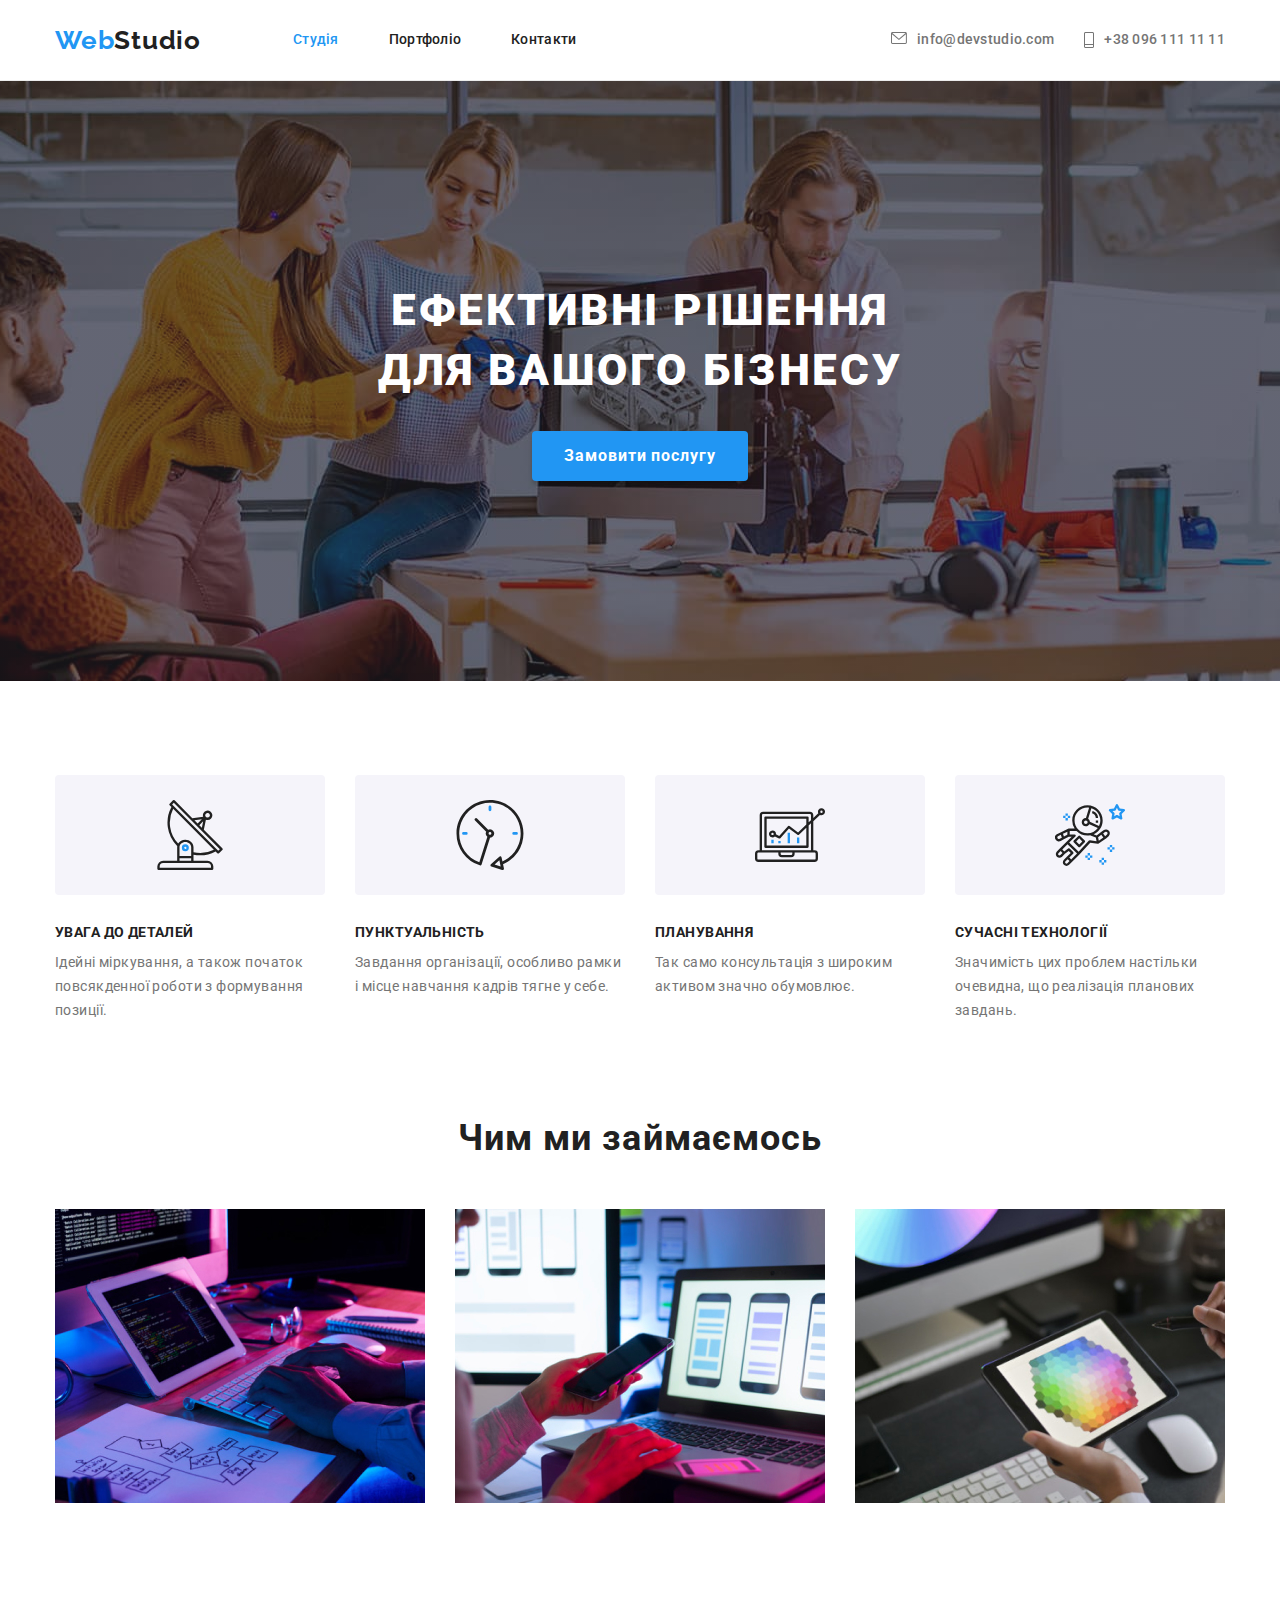
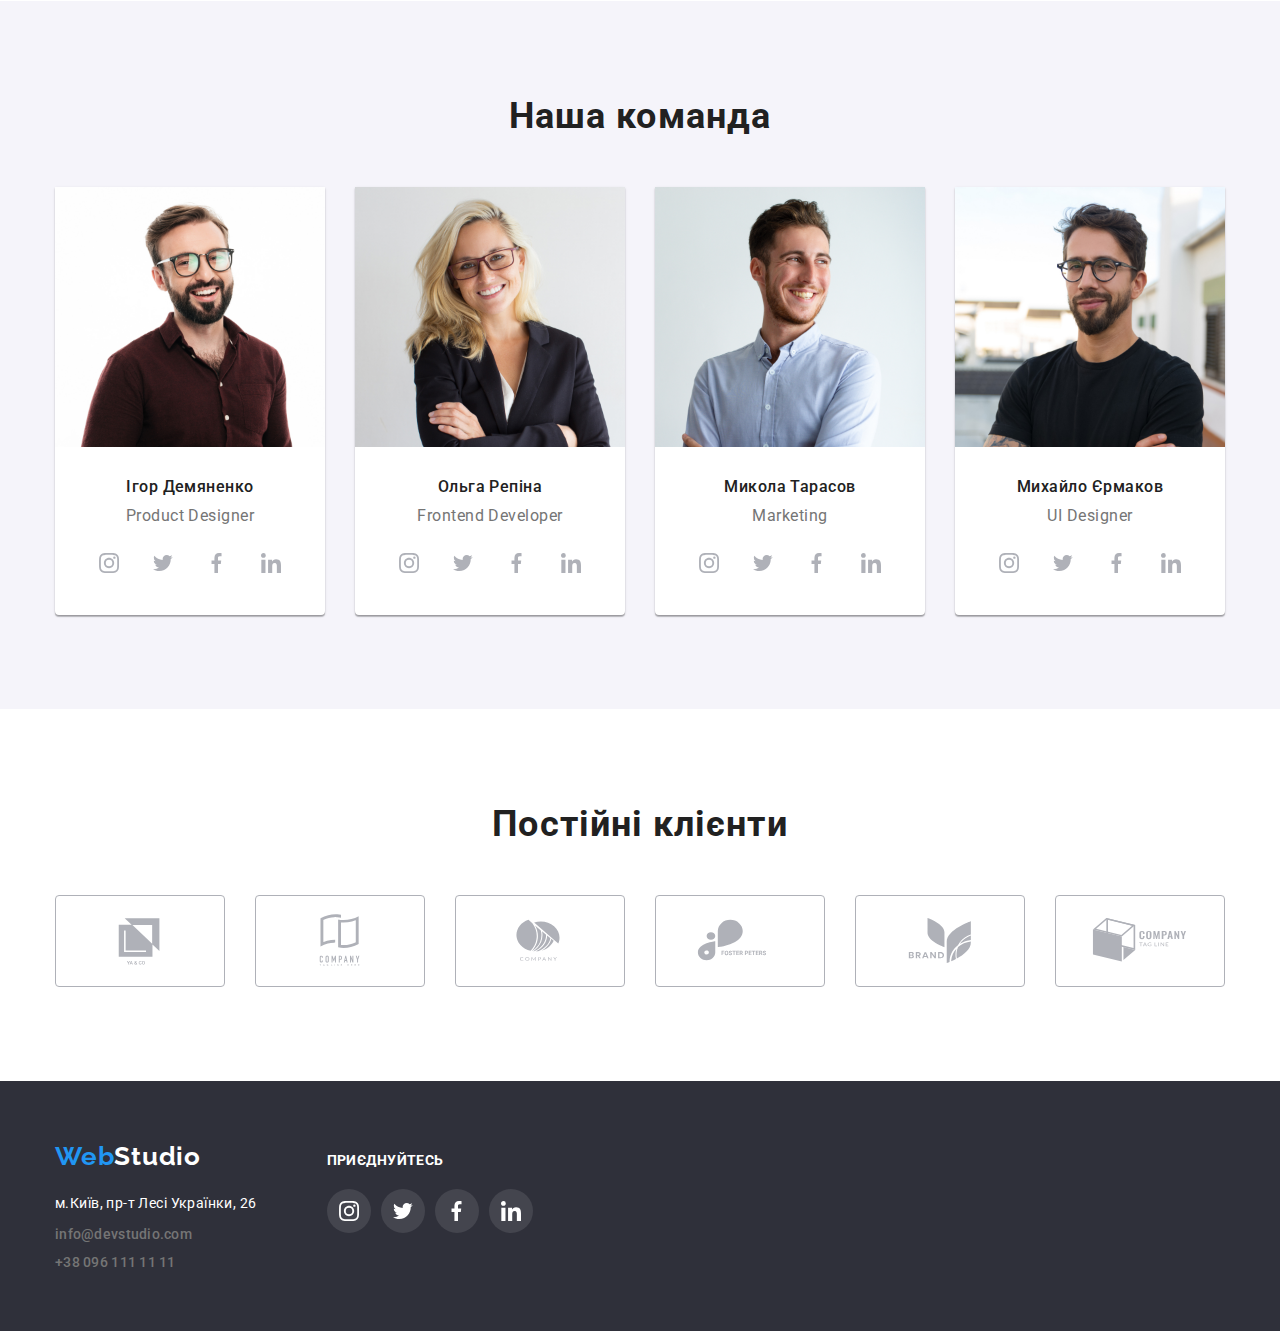
<file: index.html>
<!DOCTYPE html>
<html lang="uk">
  <head>
    <meta charset="UTF-8" />
    <meta http-equiv="X-UA-Compatible" content="IE=edge" />
    <meta name="viewport" content="width=device-width, initial-scale=1.0" />
    <title>Студія</title>

    <link rel="preconnect" href="https://fonts.googleapis.com" />
    <link rel="preconnect" href="https://fonts.gstatic.com" crossorigin />
    <link
      href="https://fonts.googleapis.com/css2?family=Raleway:wght@700&family=Roboto:wght@400;500;700;900&display=swap"
      rel="stylesheet"
    />
    <link
      rel="stylesheet"
      href="https://cdnjs.cloudflare.com/ajax/libs/modern-normalize/1.1.0/modern-normalize.min.css"
    />
    <link rel="stylesheet" href="./css/styles.css" />
  </head>

  <body>
    <header class="header">
      <!--Навігація сайту-->
      <div class="container header-container">
        <nav class="main-nav">
          <a href="./index.html" class="logo"> Web<span class="logo-header">Studio</span> </a>
          <ul class="site-nav">
            <li class="item"><a class="link current" href="./index.html">Студія</a></li>
            <li class="item"><a class="link" href="./portfolio.html">Портфоліо</a></li>
            <li class="item"><a class="link" href="">Контакти</a></li>
          </ul>
        </nav>

        <ul class="auth-nav">
          <li class="item">
            <a class="contact" href="mailto:info@devstudio.com">
              <svg class="icon-header" width="16px" height="12px">
                <use href="./images/icons.svg#icon-mail"></use>
              </svg>
              info@devstudio.com
            </a>
          </li>
          <li class="item">
            <a class="contact" href="tel:+380961111111">
              <svg class="icon-header" width="10px" height="16px">
                <use href="./images/icons.svg#icon-phone"></use>
              </svg>
              +38 096 111 11 11
            </a>
          </li>
        </ul>
      </div>
    </header>

    <main>
      <!-- Герой -->
      <section class="section hero">
        <div class="container">
          <h1 class="hero-title">
            Ефективні рішення <br />
            для вашого бізнесу
          </h1>
          <button class="hero-btn" type="button">Замовити послугу</button>
        </div>
      </section>

      <!-- Переваги-->
      <section class="section benefits">
        <div class="container">
          <ul class="benefits-list">
            <li class="benefits-item">
              <div class="container-benefits">
                <svg class="benefits-icon" width="70" height="70">
                  <use href="./images/icons.svg#icon-antenna"></use>
                </svg>
              </div>
              <h3 class="benefits-subtitle">Увага до деталей</h3>
              <p class="benefits-text">
                Ідейні міркування, а також початок повсякденної роботи з формування позиції.
              </p>
            </li>
            <li class="benefits-item">
              <div class="container-benefits">
                <svg class="benefits-icon" width="70" height="70">
                  <use href="./images/icons.svg#icon-clock"></use>
                </svg>
              </div>
              <h3 class="benefits-subtitle">Пунктуальність</h3>
              <p class="benefits-text">
                Завдання організації, особливо рамки і місце навчання кадрів тягне у себе.
              </p>
            </li>
            <li class="benefits-item">
              <div class="container-benefits">
                <svg class="benefits-icon" width="70" height="70">
                  <use href="./images/icons.svg#icon-planning"></use>
                </svg>
              </div>
              <h3 class="benefits-subtitle">Планування</h3>
              <p class="benefits-text">Так само консультація з широким активом значно обумовлює.</p>
            </li>
            <li class="benefits-item">
              <div class="container-benefits">
                <svg class="benefits-icon" width="70" height="70">
                  <use href="./images/icons.svg#icon-astronavt"></use>
                </svg>
              </div>
              <h3 class="benefits-subtitle">Сучасні технології</h3>
              <p class="benefits-text">
                Значимість цих проблем настільки очевидна, що реалізація планових завдань.
              </p>
            </li>
          </ul>
        </div>
      </section>

      <!--Чим ми займаємось-->
      <section class="section work">
        <div class="container">
          <h2 class="work-title">Чим ми займаємось</h2>
          <ul class="work-list">
            <li class="work-item">
              <img class="work-img" src="./images/photo-1.jpg" alt="Створення сайту" width="370" />
            </li>
            <li class="work-item">
              <img class="work-img" src="./images/photo-2.jpg" alt="Розробка дизайну" width="370" />
            </li>
            <li class="work-item">
              <img
                class="work-img"
                src="./images/photo-3.jpg"
                alt="Графічне оформлення"
                width="370"
              />
            </li>
          </ul>
        </div>
      </section>

      <!--Команда-->
      <section class="section team">
        <div class="container">
          <h2 class="team-title">Наша команда</h2>
          <ul class="team-list">
            <li class="team-item">
              <img
                class="team-foto"
                src="./images/face-igor.jpg"
                alt="Фото Ігора Демяненка"
                width="270"
              />
              <div class="team-wrap">
                <h3 class="team-name">Ігор Демяненко</h3>
                <p class="team-position">Product Designer</p>
                <ul class="team-socials-list">
                  <li class="team-socials-item">
                    <a class="team-socials-link" href="">
                      <svg class="socials-icon" width="20px" height="20px">
                        <use href="./images/icons.svg#icon-instagram"></use>
                      </svg>
                    </a>
                  </li>
                  <li class="team-socials-item">
                    <a class="team-socials-link" href="">
                      <svg class="socials-icon" width="20px" height="20px">
                        <use href="./images/icons.svg#icon-twitter"></use>
                      </svg>
                    </a>
                  </li>
                  <li class="team-socials-item">
                    <a class="team-socials-link" href="">
                      <svg class="socials-icon" width="20px" height="20px">
                        <use href="./images/icons.svg#icon-facebook"></use>
                      </svg>
                    </a>
                  </li>
                  <li class="team-socials-item">
                    <a class="team-socials-link" href="">
                      <svg class="socials-icon" width="20px" height="20px">
                        <use href="./images/icons.svg#icon-linkedin"></use>
                      </svg>
                    </a>
                  </li>
                </ul>
              </div>
            </li>

            <li class="team-item">
              <img
                class="team-foto"
                src="./images/face-olga.jpg"
                alt="Фото Ольги Репіної"
                width="270"
              />
              <div class="team-wrap">
                <h3 class="team-name">Ольга Репіна</h3>
                <p class="team-position">Frontend Developer</p>
                <ul class="team-socials-list">
                  <li class="team-socials-item">
                    <a class="team-socials-link" href="">
                      <svg class="socials-icon" width="20px" height="20px">
                        <use href="./images/icons.svg#icon-instagram"></use>
                      </svg>
                    </a>
                  </li>
                  <li class="team-socials-item">
                    <a class="team-socials-link" href="">
                      <svg class="socials-icon" width="20px" height="20px">
                        <use href="./images/icons.svg#icon-twitter"></use>
                      </svg>
                    </a>
                  </li>
                  <li class="team-socials-item">
                    <a class="team-socials-link" href="">
                      <svg class="socials-icon" width="20px" height="20px">
                        <use href="./images/icons.svg#icon-facebook"></use>
                      </svg>
                    </a>
                  </li>
                  <li class="team-socials-item">
                    <a class="team-socials-link" href="">
                      <svg class="socials-icon" width="20px" height="20px">
                        <use href="./images/icons.svg#icon-linkedin"></use>
                      </svg>
                    </a>
                  </li>
                </ul>
              </div>
            </li>
            <li class="team-item">
              <img
                class="team-foto"
                src="./images/face-mykola.jpg"
                alt="Фото Миколи Тарасова"
                width="270"
              />
              <div class="team-wrap">
                <h3 class="team-name">Микола Тарасов</h3>
                <p class="team-position">Marketing</p>
                <ul class="team-socials-list">
                  <li class="team-socials-item">
                    <a class="team-socials-link" href="">
                      <svg class="socials-icon" width="20px" height="20px">
                        <use href="./images/icons.svg#icon-instagram"></use>
                      </svg>
                    </a>
                  </li>
                  <li class="team-socials-item">
                    <a class="team-socials-link" href="">
                      <svg class="socials-icon" width="20px" height="20px">
                        <use href="./images/icons.svg#icon-twitter"></use>
                      </svg>
                    </a>
                  </li>
                  <li class="team-socials-item">
                    <a class="team-socials-link" href="">
                      <svg class="socials-icon" width="20px" height="20px">
                        <use href="./images/icons.svg#icon-facebook"></use>
                      </svg>
                    </a>
                  </li>
                  <li class="team-socials-item">
                    <a class="team-socials-link" href="">
                      <svg class="socials-icon" width="20px" height="20px">
                        <use href="./images/icons.svg#icon-linkedin"></use>
                      </svg>
                    </a>
                  </li>
                </ul>
              </div>
            </li>
            <li class="team-item">
              <img
                class="team-foto"
                src="./images/face-mike.jpg"
                alt="Фото Михайла Єрмакова"
                width="270"
              />
              <div class="team-wrap">
                <h3 class="team-name">Михайло Єрмаков</h3>
                <p class="team-position">UI Designer</p>
                <ul class="team-socials-list">
                  <li class="team-socials-item">
                    <a class="team-socials-link" href="">
                      <svg class="socials-icon" width="20px" height="20px">
                        <use href="./images/icons.svg#icon-instagram"></use>
                      </svg>
                    </a>
                  </li>
                  <li class="team-socials-item">
                    <a class="team-socials-link" href="">
                      <svg class="socials-icon" width="20px" height="20px">
                        <use href="./images/icons.svg#icon-twitter"></use>
                      </svg>
                    </a>
                  </li>
                  <li class="team-socials-item">
                    <a class="team-socials-link" href="">
                      <svg class="socials-icon" width="20px" height="20px">
                        <use href="./images/icons.svg#icon-facebook"></use>
                      </svg>
                    </a>
                  </li>
                  <li class="team-socials-item">
                    <a class="team-socials-link" href="">
                      <svg class="socials-icon" width="20px" height="20px">
                        <use href="./images/icons.svg#icon-linkedin"></use>
                      </svg>
                    </a>
                  </li>
                </ul>
              </div>
            </li>
          </ul>
        </div>
      </section>

      <!-- Постійні клієнти -->
      <section class="section clients">
        <div class="container">
          <h2 class="clients-title">Постійні клієнти</h2>
          <ul class="clients-list">
            <li class="clients-item">
              <a class="clients-link" href="#">
                <svg class="clients-icon" width="106" height="60">
                  <use href="./images/icons.svg#icon-client1"></use>
                </svg>
              </a>
            </li>
            <li class="clients-item">
              <a class="clients-link" href="#">
                <svg class="clients-icon" width="106" height="60">
                  <use href="./images/icons.svg#icon-client2"></use>
                </svg>
              </a>
            </li>
            <li class="clients-item">
              <a class="clients-link" href="#">
                <svg class="clients-icon" width="106" height="60">
                  <use href="./images/icons.svg#icon-client3"></use>
                </svg>
              </a>
            </li>
            <li class="clients-item">
              <a class="clients-link" href="#">
                <svg class="clients-icon" width="106" height="60">
                  <use href="./images/icons.svg#icon-client4"></use>
                </svg>
              </a>
            </li>
            <li class="clients-item">
              <a class="clients-link" href="#">
                <svg class="clients-icon" width="106" height="60">
                  <use href="./images/icons.svg#icon-client5"></use>
                </svg>
              </a>
            </li>
            <li class="clients-item">
              <a class="clients-link" href="#">
                <svg class="clients-icon" width="106" height="60">
                  <use href="./images/icons.svg#icon-client6"></use>
                </svg>
              </a>
            </li>
          </ul>
        </div>
      </section>
    </main>

    <footer class="footer">
      <div class="container footer-container">
        <div class="footer-info">
          <a class="logo" href="./index.html"> Web<span class="accent-footer">Studio</span> </a>
          <address class="address">м.Київ, пр-т Лесі Українки, 26</address>
          <ul class="footer-link">
            <li class="footer-item">
              <a class="contact" href="mailto:info@devstudio.com">info@devstudio.com</a>
            </li>
            <li class="footer-item">
              <a class="contact" href="tel:+380961111111">+38 096 111 11 11</a>
            </li>
          </ul>
        </div>
        <div class="join-container">
          <span class="footer-join">Приєднуйтесь</span>
          <ul class="footer-socials-list">
            <li class="footer-socials-item">
              <a class="footer-socials-link" href="">
                <svg class="footer-socials-icon" width="20px" height="20px">
                  <use href="./images/icons.svg#icon-instagram"></use>
                </svg>
              </a>
            </li>
            <li class="footer-socials-item">
              <a class="footer-socials-link" href="">
                <svg class="footer-socials-icon" width="20px" height="20px">
                  <use href="./images/icons.svg#icon-twitter"></use>
                </svg>
              </a>
            </li>
            <li class="footer-socials-item">
              <a class="footer-socials-link" href="">
                <svg class="footer-socials-icon" width="20px" height="20px">
                  <use href="./images/icons.svg#icon-facebook"></use>
                </svg>
              </a>
            </li>
            <li class="footer-socials-item">
              <a class="footer-socials-link" href="">
                <svg class="footer-socials-icon" width="20px" height="20px">
                  <use href="./images/icons.svg#icon-linkedin"></use>
                </svg>
              </a>
            </li>
          </ul>
        </div>
      </div>
    </footer>
  </body>
</html>
</file>
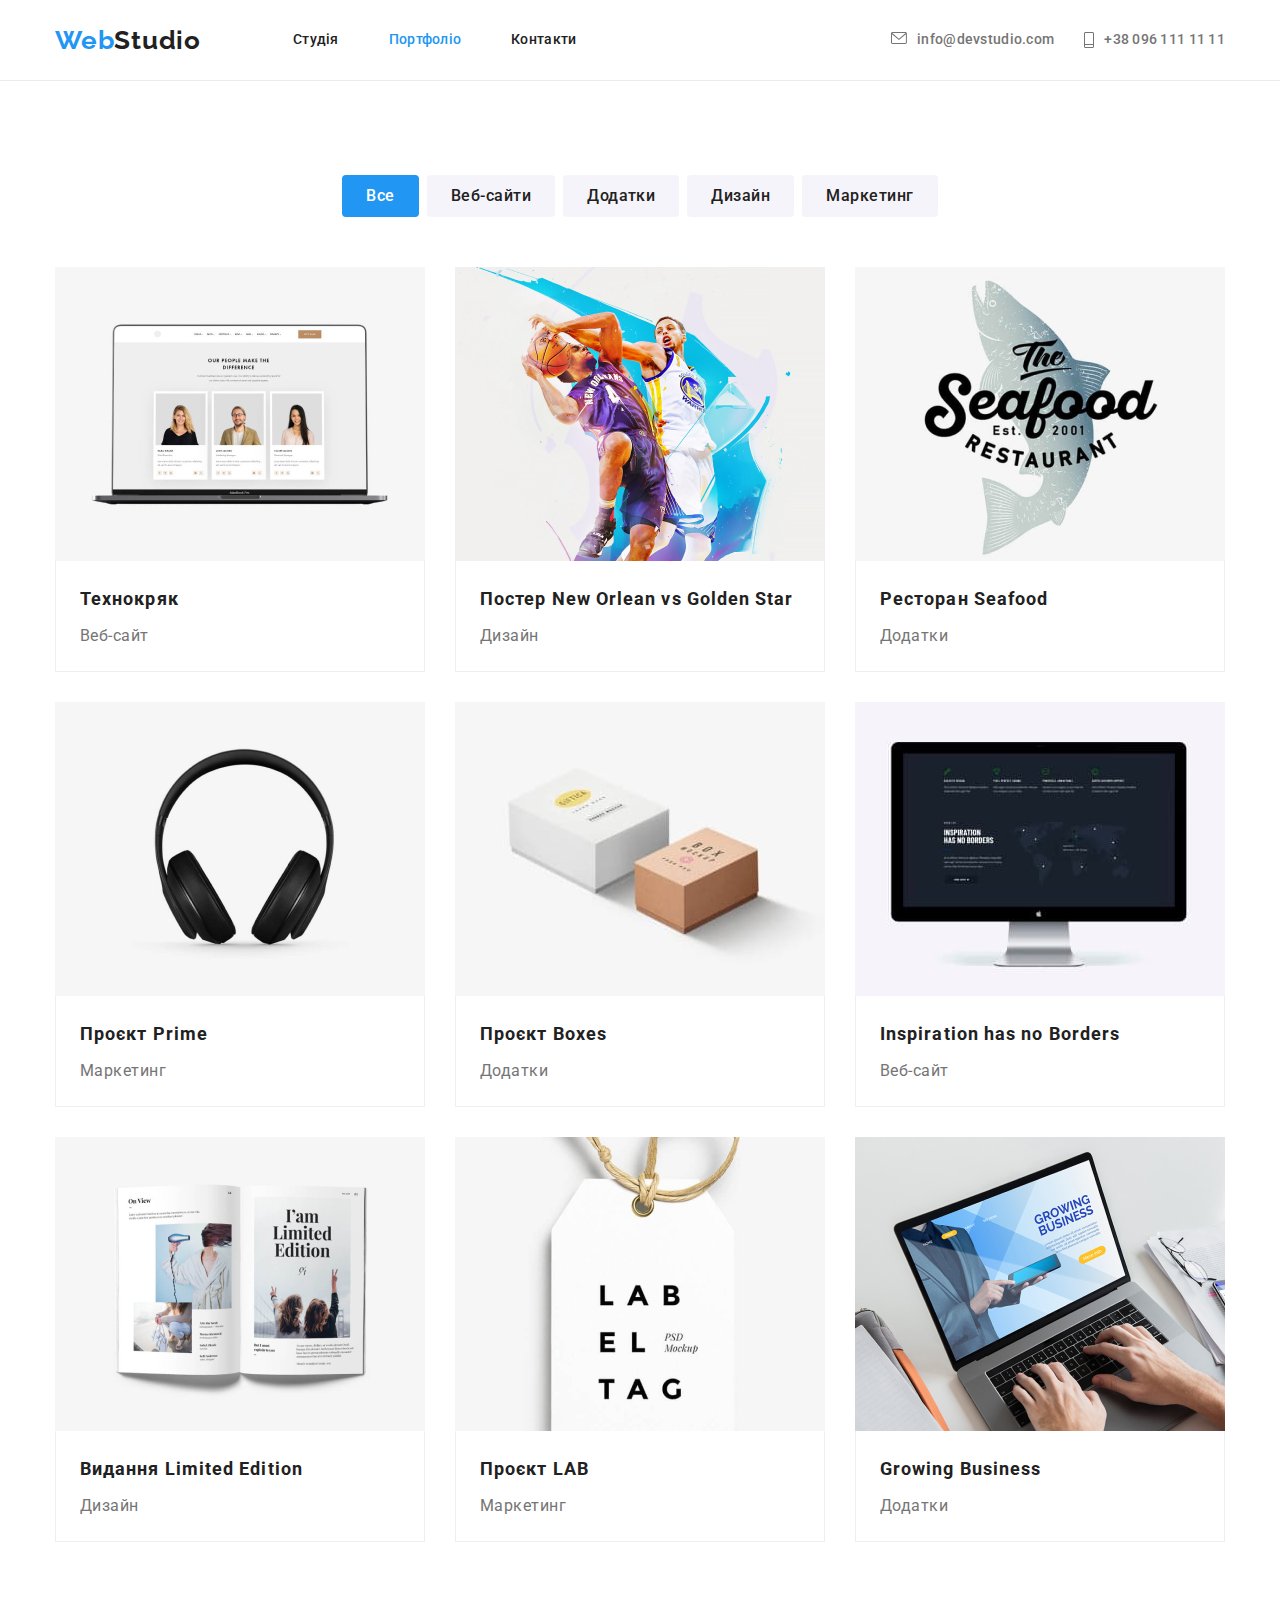
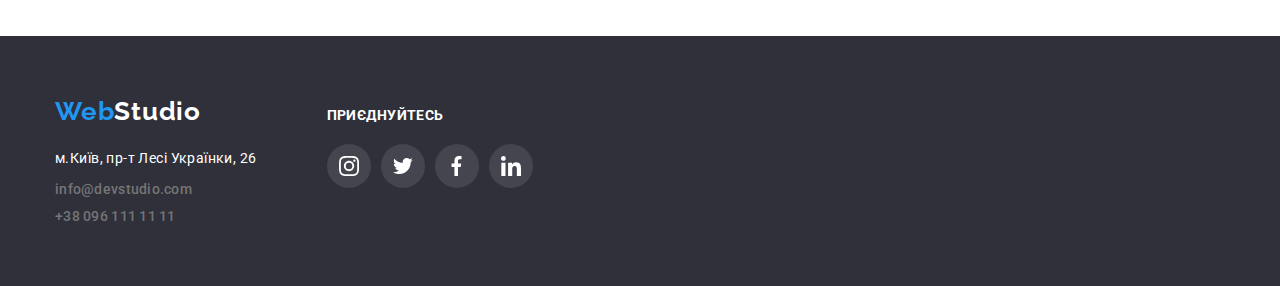
<file: portfolio.html>
<!DOCTYPE html>
<html lang="uk">
  <head>
    <meta charset="UTF-8" />
    <meta http-equiv="X-UA-Compatible" content="IE=edge" />
    <meta name="viewport" content="width=device-width, initial-scale=1.0" />
    <title>Портфоліо</title>

    <link rel="preconnect" href="https://fonts.googleapis.com" />
    <link rel="preconnect" href="https://fonts.gstatic.com" crossorigin />
    <link
      href="https://fonts.googleapis.com/css2?family=Raleway:wght@700&family=Roboto:wght@400;500;700;900&display=swap"
      rel="stylesheet"
    />
    <link
      rel="stylesheet"
      href="https://cdnjs.cloudflare.com/ajax/libs/modern-normalize/1.1.0/modern-normalize.min.css"
    />
    <link rel="stylesheet" href="./css/styles.css" />
  </head>

  <body>
    <header class="header">
      <!--Навігація сайту-->
      <div class="container header-container">
        <nav class="main-nav">
          <a href="./index.html" class="logo"> Web<span class="logo-header">Studio</span> </a>
          <ul class="site-nav">
            <li class="item"><a class="link" href="./index.html">Студія</a></li>
            <li class="item"><a class="link current" href="./portfolio.html">Портфоліо</a></li>
            <li class="item"><a class="link" href="">Контакти</a></li>
          </ul>
        </nav>

        <ul class="auth-nav">
          <li class="item">
            <a class="contact" href="mailto:info@devstudio.com">
              <svg class="icon-header" width="16px" height="12px">
                <use href="./images/icons.svg#icon-mail"></use>
              </svg>
              info@devstudio.com
            </a>
          </li>
          <li class="item">
            <a class="contact" href="tel:+380961111111">
              <svg class="icon-header" width="10px" height="16px">
                <use href="./images/icons.svg#icon-phone"></use>
              </svg>
              +38 096 111 11 11
            </a>
          </li>
        </ul>
      </div>
    </header>

    <main>
      <!--Фільтр-->
      <section class="section option">
        <div class="container">
          <ul class="option-list">
            <li class="option-item">
              <button class="option-btn active" type="button">Все</button>
            </li>
            <li class="option-item"><button class="option-btn" type="button">Веб-сайти</button></li>
            <li class="option-item"><button class="option-btn" type="button">Додатки</button></li>
            <li class="option-item"><button class="option-btn" type="button">Дизайн</button></li>
            <li class="option-item"><button class="option-btn" type="button">Маркетинг</button></li>
          </ul>

          <!--Приклади робіт-->
          <ul class="portfolio">
            <li class="portfolio-item">
              <a class="portfolio-link" href="">
                <img class="portfolio-img" src="./images/pf-techno.jpg" alt="Люди" width="370" />
                <div class="portfolio-wrap">
                  <h2 class="portfolio-title">Технокряк</h2>
                  <p class="portfolio-text">Веб-сайт</p>
                </div>
              </a>
            </li>
            <li class="portfolio-item">
              <a class="portfolio-link" href="">
                <img
                  class="portfolio-img"
                  src="./images/pf-poster.jpg"
                  alt="Баскетбол"
                  width="370"
                />
                <div class="portfolio-wrap">
                  <h2 class="portfolio-title">Постер New Orlean vs Golden Star</h2>
                  <p class="portfolio-text">Дизайн</p>
                </div>
              </a>
            </li>
            <li class="portfolio-item">
              <a class="portfolio-link" href="">
                <img
                  class="portfolio-img"
                  src="./images/pf-seafood.jpg"
                  alt="Ресторан"
                  width="370"
                />
                <div class="portfolio-wrap">
                  <h2 class="portfolio-title">Ресторан Seafood</h2>
                  <p class="portfolio-text">Додатки</p>
                </div>
              </a>
            </li>
            <li class="portfolio-item">
              <a class="portfolio-link" href="">
                <img
                  class="portfolio-img"
                  src="./images/pf-prime.jpg"
                  alt="Навушники"
                  width="370"
                />
                <div class="portfolio-wrap">
                  <h2 class="portfolio-title">Проєкт Prime</h2>
                  <p class="portfolio-text">Маркетинг</p>
                </div>
              </a>
            </li>
            <li class="portfolio-item">
              <a class="portfolio-link" href="">
                <img class="portfolio-img" src="./images/pf-box.jpg" alt="Коробки" width="370" />
                <div class="portfolio-wrap">
                  <h2 class="portfolio-title">Проєкт Boxes</h2>
                  <p class="portfolio-text">Додатки</p>
                </div>
              </a>
            </li>
            <li class="portfolio-item">
              <a class="portfolio-link" href="">
                <img
                  class="portfolio-img"
                  src="./images/pf-inspiration.jpg"
                  alt="Монітор"
                  width="370"
                />
                <div class="portfolio-wrap">
                  <h2 class="portfolio-title">Inspiration has no Borders</h2>
                  <p class="portfolio-text">Веб-сайт</p>
                </div>
              </a>
            </li>
            <li class="portfolio-item">
              <a class="portfolio-link" href="">
                <img class="portfolio-img" src="./images/pf-le.jpg" alt="Журнал" width="370" />
                <div class="portfolio-wrap">
                  <h2 class="portfolio-title">Видання Limited Edition</h2>
                  <p class="portfolio-text">Дизайн</p>
                </div>
              </a>
            </li>
            <li class="portfolio-item">
              <a class="portfolio-link" href="">
                <img class="portfolio-img" src="./images/pf-lab.jpg" alt="Бірка" width="370" />
                <div class="portfolio-wrap">
                  <h2 class="portfolio-title">Проєкт LAB</h2>
                  <p class="portfolio-text">Маркетинг</p>
                </div>
              </a>
            </li>
            <li class="portfolio-item">
              <a class="portfolio-link" href="">
                <img class="portfolio-img" src="./images/pf-gb.jpg" alt="Бізнес" width="370" />
                <div class="portfolio-wrap">
                  <h2 class="portfolio-title">Growing Business</h2>
                  <p class="portfolio-text">Додатки</p>
                </div>
              </a>
            </li>
          </ul>
        </div>
      </section>
    </main>

    <footer class="footer">
      <div class="container footer-container">
        <div class="footer-info">
          <a class="logo" href="./index.html"> Web<span class="accent-footer">Studio</span> </a>
          <address class="address">м.Київ, пр-т Лесі Українки, 26</address>
          <ul class="footer-link">
            <li class="footer-item">
              <a class="contact" href="mailto:info@devstudio.com">info@devstudio.com</a>
            </li>
            <li class="footer-item">
              <a class="contact" href="tel:+380961111111">+38 096 111 11 11</a>
            </li>
          </ul>
        </div>
        <div class="join-container">
          <span class="footer-join">Приєднуйтесь</span>
          <ul class="footer-socials-list">
            <li class="footer-socials-item">
              <a class="footer-socials-link" href="https://www.instagram.com/">
                <svg class="footer-socials-icon" width="20px" height="20px">
                  <use href="./images/icons.svg#icon-instagram"></use>
                </svg>
              </a>
            </li>
            <li class="footer-socials-item">
              <a class="footer-socials-link" href="https://twitter.com/?lang=uk">
                <svg class="footer-socials-icon" width="20px" height="20px">
                  <use href="./images/icons.svg#icon-twitter"></use>
                </svg>
              </a>
            </li>
            <li class="footer-socials-item">
              <a class="footer-socials-link" href="https://uk-ua.facebook.com/">
                <svg class="footer-socials-icon" width="20px" height="20px">
                  <use href="./images/icons.svg#icon-facebook"></use>
                </svg>
              </a>
            </li>
            <li class="footer-socials-item">
              <a class="footer-socials-link" href="https://www.linkedin.com/home">
                <svg class="footer-socials-icon" width="20px" height="20px">
                  <use href="./images/icons.svg#icon-linkedin"></use>
                </svg>
              </a>
            </li>
          </ul>
        </div>
      </div>
    </footer>
  </body>
</html>
</file>
<file: css/styles.css>
:root {
  --primary-text-color: #757575;
  /*основний колір*/
  --accent-color: #2196F3;
  /*колір hover, focus, button*/
  --title-text-color: #212121;
  /*колір заголовків*/
  --white-color: #FFFFFF;
  --baner-color: #2F303A;
  --button-color: #F5F4FA;
  --icon-color:#AFB1B8;
  --bg-color-icon:#FFFFFF1A;
}

body {
  color: var(--primary-text-color);
  font-family: 'Roboto', sans-serif;
}

/* Утиліти */
li {
  list-style-type: none;
  /*Видалено маркери списку*/
}

*,
*::before,
*::after {
  box-sizing: border-box;
}

.container {
  width: 1200px;
  margin-left: auto;
  margin-right: auto;
  padding-left: 15px;
  padding-right: 15px; 
}

h1,
h2,
h3,
h4,
h5,
p,
ul {
  margin-top: 0;
  margin-bottom: 0;
  padding: 0;
}

.section {
  padding-top: 94px;
  padding-bottom: 94px;
}

/*Header Logo*/

.header {
  border-bottom: 1px solid #ECECEC;

  background-color: var(--white-color);
}

.header-container {
  display: flex;
  align-content: center;
}

.main-nav {
  display: flex;
  align-items: center;
}

.logo {
  width: 145px;

  color: var(--accent-color);

  font-family: 'Raleway';
  font-weight: 700;
  font-size: 26px;
  line-height: 1.19;
  letter-spacing: 0.03em;
  text-decoration: none;
}

.logo-header {
  color: var(--title-text-color);
}

.accent-footer {
  color: var(--white-color);
}

/*Header Nav*/

.site-nav {
  display: flex;
  margin-left: 93px;
}

.site-nav .link {
  display: block;
  padding-top: 32px;
  padding-bottom: 32px;

  color: var(--title-text-color);

  font-weight: 500;
  font-size: 14px;
  line-height: 1.14;
  letter-spacing: 0.02em;
  text-decoration: none;
}

.site-nav .link:hover {
  color: var(--accent-color);
}

.site-nav .link:focus {
  color: var(--accent-color);
}

.site-nav .link.current {
  color: var(--accent-color);
}

.site-nav .item:not(:last-child) {
  margin-right: 50px;
}

.auth-nav {
  display: flex;
  margin-left: auto;
  align-items: center;
  justify-content: center;
}

.auth-nav .contact {
  display: inline-flex;
  padding-top: 32px;
  padding-bottom: 32px;
  
  color: inherit;
  
  font-weight: 500;
  font-size: 14px;
  line-height: 1.14;
  letter-spacing: 0.02em;
  text-decoration: none;
}

.icon-header {
  display: inline-block;
  margin-right: 10px;
  fill: currentColor;  
}

.auth-nav .contact:hover {
  color: var(--accent-color);
}

.auth-nav .contact:focus {
  color: var(--accent-color);
}

.auth-nav .item:not(:last-child) {
  margin-right: 30px;
}

/*Footer*/
.footer {
  padding-top: 60px;
  padding-bottom: 60px;
  background-color: var(--baner-color);
}

.address {
  margin-top: 20px;
  
  color: var(--white-color);

  font-style: normal;
  font-size: 14px;
  line-height: 1.71;
  letter-spacing: 0.03em;
}

.footer-link {
  margin-top: 9px;
}

.footer-link .contact {
  color: var(--primary-text-color);

  font-weight: 500;
  font-size: 14px;
  line-height: 1.14;
  letter-spacing: 0.02em;
  text-decoration: none;
}

.footer-link .contact:hover {
  color: var(--accent-color);
}

.footer-link .contact:focus {
  color: var(--accent-color);
}

.footer-item:not(:first-child) {
  margin-top: 9px;
}

.footer-container {
  display: flex;
}

.join-container {
  display: flex;
  flex-direction: column;
  margin-left: 70px;
  padding-top: 12px;
}

.footer-join {
  margin-bottom: 20px;

  color: var(--white-color);

  font-family: 'Roboto';
  font-weight: 700;
  font-size: 14px;
  line-height: 1.14;
  letter-spacing: 0.03em;
  text-transform: uppercase;
}
  
.footer-socials-list {
  display: flex;
  gap: 10px;
}

.footer-socials-link {
  display: flex;
  align-items: center;
  justify-content: center;
  border-radius: 50%;

  width: 44px;
  height: 44px;

  background-color: var(--bg-color-icon);
}

.footer-socials-link:hover {
  background-color: var(--accent-color);
}

.footer-socials-link:focus {
  background-color: var(--accent-color);
}

.footer-socials-icon {
  fill: var(--white-color);
}

/*Main Studio*/

/*Hero*/
.hero {
  padding-top: 200px;
  padding-bottom: 200px;
  margin-left: auto;
  margin-right: auto;
  max-width: 1600px;
  
  background-color: var(--baner-color);
  background-image: linear-gradient(to right,
       rgba(47, 48, 58, 0.4),
       rgba(47, 48, 58, 0.4)),
       url(../images/banner.jpg);      
  background-repeat: no-repeat;
  background-position: center;
  background-size: cover;

  text-align: center;  
}

.hero-title {
  margin-bottom: 30px;

  color: var(--white-color);

  font-weight: 900;
  font-size: 44px;
  line-height: 1.36;
  letter-spacing: 0.06em;
  text-transform: uppercase;
}

.hero-btn {
  min-width: 200px;
  padding-top: 10px;
  padding-left: 32px;
  padding-right: 32px;
  padding-bottom: 10px;
  border-radius: 4px;
  border: none;

  background-color: var(--accent-color);
  color: var(--white-color);

  font-family: inherit;
  font-weight: 700;
  font-size: 16px;
  line-height: 1.88;
  letter-spacing: 0.06em;
  cursor: pointer;

  box-shadow: 0px 4px 4px rgba(0, 0, 0, 0.15);
}

/*Benefits*/

.benefits {
  padding-bottom: 47px;
}

.container-benefits {
  display: flex;
  align-items: center;
  justify-content: center;
  margin-bottom: 30px;

  min-height: 120px;

  border-radius: 4px;
  border: transparent;

  background-color: var(--button-color);
}

.benefits-icon {
  width: 70px;
  height: 70px;

  color: var(--title-text-color);
}

.benefits-list {
  display: flex;
  flex-wrap: wrap;  
}

.benefits-item {
  width: 270px;
  margin-right: 30px;
}

.benefits-item:last-child {
  margin-right: 0;
}

.benefits-subtitle {
  margin-bottom: 10px;

  color: var(--title-text-color);

  font-weight: 700;
  font-size: 14px;
  line-height: 1.14;
  letter-spacing: 0.03em;
  text-transform: uppercase;
}

.benefits-text {
  font-size: 14px;
  line-height: 1.71;
  letter-spacing: 0.03em;
}

/*Works*/
.work {
  padding-top: 47px;
}

.work-title {
  margin-bottom: 50px;

  color: var(--title-text-color);

  font-weight: 700;
  font-size: 36px;
  line-height: 1.17;
  text-align: center;
  letter-spacing: 0.03em;
}

.work-list {
  display: flex;
}

.work-item {
  width: 370px;
}

.work-item:not(:last-child) {
  margin-right: 30px;
}

/*Team*/
.team {
  background-color: var(--button-color);
}

.team-title {
  margin-bottom: 50px;

  color: var(--title-text-color);

  font-weight: 700;
  font-size: 36px;
  line-height: 1.17;
  text-align: center;
  letter-spacing: 0.03em;
}

.team-list {
  display: flex;
}

.team-item {
  width: 270px;

  background-color: var(--white-color);

  box-shadow: 0px 1px 3px rgba(0, 0, 0, 0.12), 0px 1px 1px rgba(0, 0, 0, 0.14), 0px 2px 1px rgba(0, 0, 0, 0.2);
  border-radius: 0px 0px 4px 4px;
}

.team-item:not(:last-child) {
  margin-right: 30px;
}

.team-foto {
  display: block;
}

.team-wrap {
  padding-top:30px;
  padding-bottom: 30px;
}

.team-name {
  margin-bottom: 10px;

  color: var(--title-text-color);

  font-weight: 500;
  font-size: 16px;
  line-height: 1.19;
  letter-spacing: 0.03em;
  text-align: center;
}

.team-position {
  margin-bottom: 16px;

  font-size: 16px;
  line-height: 1.19;
  letter-spacing: 0.03em;
  text-align: center;
}

.team-socials-list {
  display: flex;
  gap: 10px;
  align-items: center;
  justify-content: center;
}

.team-socials-link {
  display: flex;
  align-items: center;
  justify-content: center;
  border-radius: 50%;
    
  width: 44px;
  height: 44px;
}

.socials-icon {
  fill:var(--icon-color);
}

.team-socials-link:hover .socials-icon {
  fill: var(--white-color);

}

.team-socials-link:focus .socials-icon {
  fill: var(--white-color);
}

.team-socials-link:hover {
  background-color: var(--accent-color);
}

.team-socials-link:focus {
  background-color: var(--accent-color);
}

/* Clients */
.clients-title {
  margin-bottom: 50px;

  color: var(--title-text-color);

  font-weight: 700;
  font-size: 36px;
  line-height: 1.17;
  text-align: center;
  letter-spacing: 0.03em;
}

.clients-list {
  display: flex;
  gap: 30px;
}

.clients-link {
  display: flex;
  align-items: center;
  justify-content: center;

  color: var(--icon-color);

  width: 170px;
  height: 92px; 
 
  border: 1px solid var(--icon-color);
  border-radius: 4px;  
  
  text-decoration: none;
}

.clients-icon {
  fill: currentColor;
}

.clients-link:hover .clients-icon {
  fill: var(--accent-color);
}

.clients-link:focus .clients-icon {
  fill: var(--accent-color);
}

.clients-link:hover {
  border-color: var(--accent-color);
}

.clients-link:focus {
  border-color: var(--accent-color);
}

/*Portfolio*/
.option-list {
  display: flex;
  margin-bottom: 50px;
  justify-content: center;
}

.option-item:not(:last-child) {
  margin-right: 8px;
}

.option-btn {
  padding-top: 6px;
  padding-left: 22px;
  padding-right: 22px;
  padding-bottom: 6px;
  border-radius: 4px;
  border-color: transparent;

  background-color: var(--button-color);
  color: var(--title-text-color);

  font-family: inherit;
  font-weight: 500;
  font-size: 16px;
  line-height: 1.62;
  letter-spacing: 0.03em;
  cursor: pointer;
}

.active {
  background-color: var(--accent-color);
  color: var(--white-color);
}

.option-btn:hover {
  background-color: var(--accent-color);
  color: var(--white-color);
}

.portfolio {
  display: flex;
  flex-wrap: wrap;
  margin-left: -30px;
  margin-top: -30px;
}

.portfolio-item {
  flex-basis: calc(100% / 3 - 60px);
  margin-left: 30px;
  margin-top: 30px;
}

.portfolio-link {
  display: block;
  text-decoration: none;  
}

.portfolio-link:hover {
  box-shadow: 0px 1px 1px rgba(0, 0, 0, 0.12), 0px 4px 4px rgba(0, 0, 0, 0.06), 1px 4px 6px rgba(0, 0, 0, 0.16);
}

.portfolio-link:focus {
  box-shadow: 0px 1px 1px rgba(0, 0, 0, 0.12), 0px 4px 4px rgba(0, 0, 0, 0.06), 1px 4px 6px rgba(0, 0, 0, 0.16);
}

.portfolio-img {
  display: block;  
}

.portfolio-wrap {
  padding:20px 24px;
  border: 1px solid #EEEEEE;
  border-top: none;
  }

.portfolio-title {
  margin-bottom: 4px;

  color: var(--title-text-color);

  font-weight: 700;
  font-size: 18px;
  line-height: 2;
  letter-spacing: 0.06em;
}

.portfolio-text {
  color: var(--primary-text-color);

  font-size: 16px;
  line-height: 1.88;
  letter-spacing: 0.03em;
}
</file>
